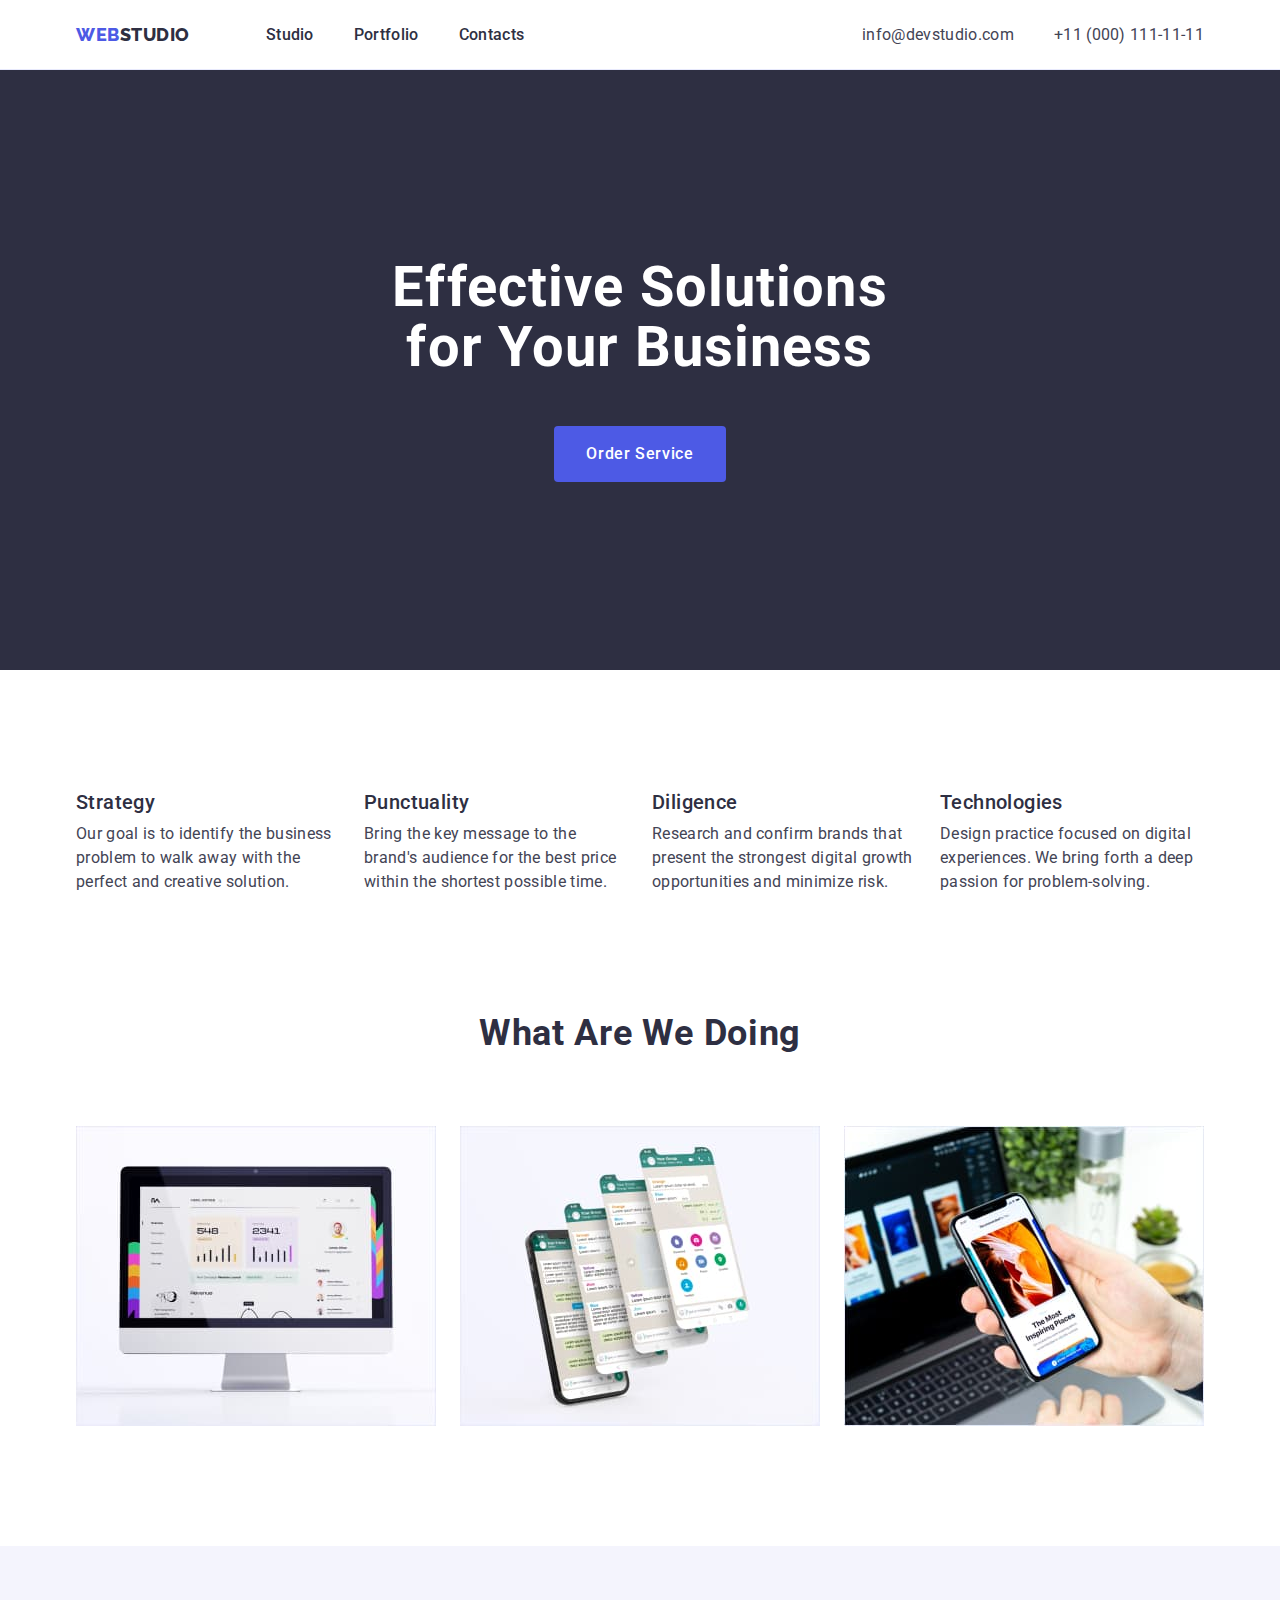
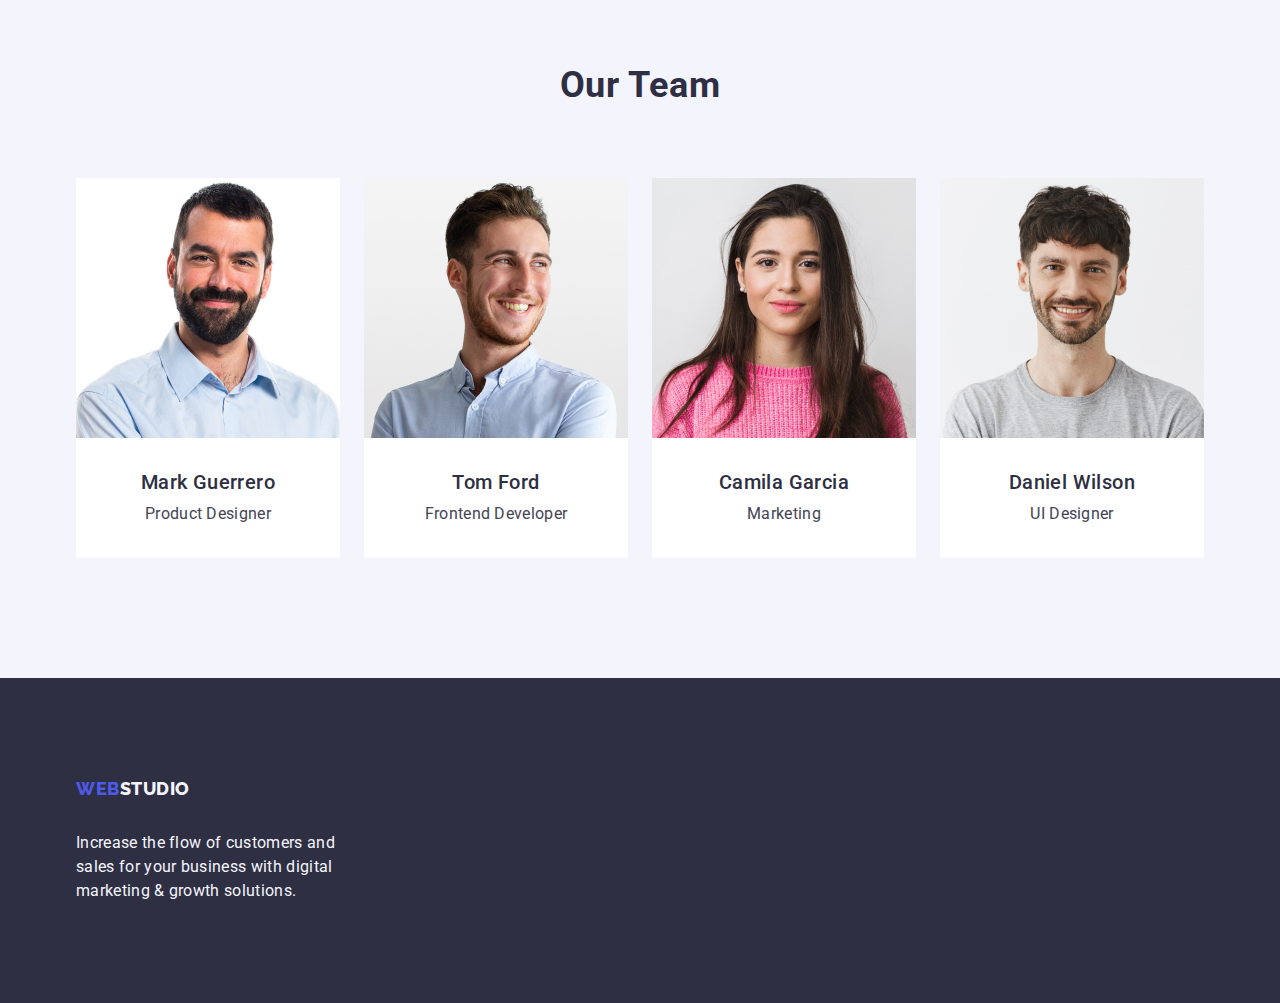
<file: index.html>
<!DOCTYPE html>
<html lang="en">
  <head>
    <meta charset="UTF-8" />
    <meta http-equiv="X-UA-Compatible" content="IE=edge" />
    <meta name="viewport" content="width=device-width, initial-scale=1.0" />
    <title>Solutions for business</title>
    <link rel="preconnect" href="https://fonts.googleapis.com" />
    <link rel="preconnect" href="https://fonts.gstatic.com" crossorigin />
    <link
      href="https://fonts.googleapis.com/css2?family=Raleway:wght@800&family=Roboto:wght@400;500;700;900&display=swap"
      rel="stylesheet"
    />

    <link
      rel="stylesheet"
      href="https://cdn.jsdelivr.net/npm/modern-normalize@2.0.0/modern-normalize.min.css"
    />
    <link rel="stylesheet" href="./css/styles.css" />
  </head>

  <body>
    <header class="page-header">
      <div class="container container-header">
        <nav class="navigation">
          <a class="logo-accent link" href="./index.html" target="_self"
            >Web<span class="logo-up link">Studio</span></a
          >
          <ul class="menu-list">
            <li class="menu-list-item">
              <a class="menu-link link" href="./index.html" target="_blank"
                >Studio</a
              >
            </li>
            <li class="menu-list-item">
              <a class="menu-link link" href="./portfolio.html" target="_blank"
                >Portfolio</a
              >
            </li>
            <li class="menu-list-item">
              <a class="menu-link link" href="" target="_blank">Contacts</a>
            </li>
          </ul>
        </nav>
        <address class="address-list">
          <ul class="address">
            <li class="mail-item">
              <a class="address-link link" href="mailto:info@devstudio.com"
                >info@devstudio.com</a
              >
            </li>
            <li class="tel-item">
              <a class="address-link link" href="tel:+110001111111"
                >+11 (000) 111-11-11</a
              >
            </li>
          </ul>
        </address>
      </div>
    </header>

    <main>
      <!--Hero section-->
      <section class="hero">
        <div class="container container-hero">
          <h1 class="title-hero">Effective Solutions for Your Business</h1>
          <button class="order-button" type="button">Order Service</button>
        </div>
      </section>

      <!--Advantages section-->
      <section class="advantages">
        <div class="container container-advantages">
          <h2 class="second-title visually-hidden">Advantages</h2>
          <ul class="list-advantages list">
            <li class="item-advantages">
              <h3 class="third-title">Strategy</h3>
              <p class="advantages-paragraf">
                Our goal is to identify the business problem to walk away with
                the perfect and creative solution.
              </p>
            </li>
            <li class="item-advantages">
              <h3 class="third-title">Punctuality</h3>
              <p class="advantages-paragraf">
                Bring the key message to the brand's audience for the best price
                within the shortest possible time.
              </p>
            </li>
            <li class="item-advantages">
              <h3 class="third-title">Diligence</h3>
              <p class="advantages-paragraf">
                Research and confirm brands that present the strongest digital
                growth opportunities and minimize risk.
              </p>
            </li>
            <li class="item-advantages">
              <h3 class="third-title">Technologies</h3>
              <p class="advantages-paragraf">
                Design practice focused on digital experiences. We bring forth a
                deep passion for problem-solving.
              </p>
            </li>
          </ul>
        </div>
      </section>

      <!--What Are We Doing section-->
      <section class="we-doing">
        <div class="container container-we-doing">
          <h2 class="title-we-doing">What are we doing</h2>
          <ul class="list-we-doing list">
            <li class="item-we-doing">
              <img
                src="./images/we-can/monitor.jpg"
                width="360"
                height="300"
                alt="Monitor, that shows work of the company"
              />
            </li>
            <li class="item-we-doing">
              <img
                src="./images/we-can/screens.jpg"
                width="360"
                height="300"
                alt="Steps of working process on the screen"
              />
            </li>
            <li class="item-we-doing">
              <img
                src="./images/we-can/screen.jpg"
                width="360"
                height="300"
                alt="The client use the App in his telephone"
              />
            </li>
          </ul>
        </div>
      </section>

      <!--Our Team section-->
      <section class="team">
        <div class="container container-team">
          <h2 class="title-team">Our Team</h2>
          <ul class="list-team list">
            <li class="item-team">
              <img
                src="./images/team/Mark.jpg"
                width="264"
                height="260"
                alt="The man with mustashes and beard"
              />
              <div class="card-team">
                <h3 class="third-title card">Mark Guerrero</h3>
                <p class="team-paragraf advantages-paragraf">
                  Product Designer
                </p>
              </div>
            </li>
            <li class="item-team">
              <img
                src="./images/team/Tom.jpg"
                width="264"
                height="260"
                alt="Young handsome smiling man"
              />
              <div class="card-team">
                <h3 class="third-title card">Tom Ford</h3>
                <p class="team-paragraf advantages-paragraf">
                  Frontend Developer
                </p>
              </div>
            </li>
            <li class="item-team">
              <img
                src="./images/team/Camila.jpg"
                width="264"
                height="260"
                alt="Young woman wearing in pink sweater"
              />
              <div class="card-team">
                <h3 class="third-title card">Camila Garcia</h3>
                <p class="team-paragraf advantages-paragraf">Marketing</p>
              </div>
            </li>
            <li class="item-team">
              <img
                src="./images/team/Daniel.jpg"
                width="264"
                height="260"
                alt="Yong smiling man wearing in grey T-shirt"
              />
              <div class="card-team">
                <h3 class="third-title card">Daniel Wilson</h3>
                <p class="team-paragraf advantages-paragraf">UI Designer</p>
              </div>
            </li>
          </ul>
        </div>
      </section>
    </main>

    <footer class="footer-section">
      <div class="container container-footer">
        <a class="logo-accent down link" href="./index.html" target="_self"
          >Web<span class="logo-down link">Studio</span></a
        >
        <p class="footer-paragraf">
          Increase the flow of customers and sales for your business with
          digital marketing & growth solutions.
        </p>
      </div>
    </footer>
  </body>
</html>
</file>
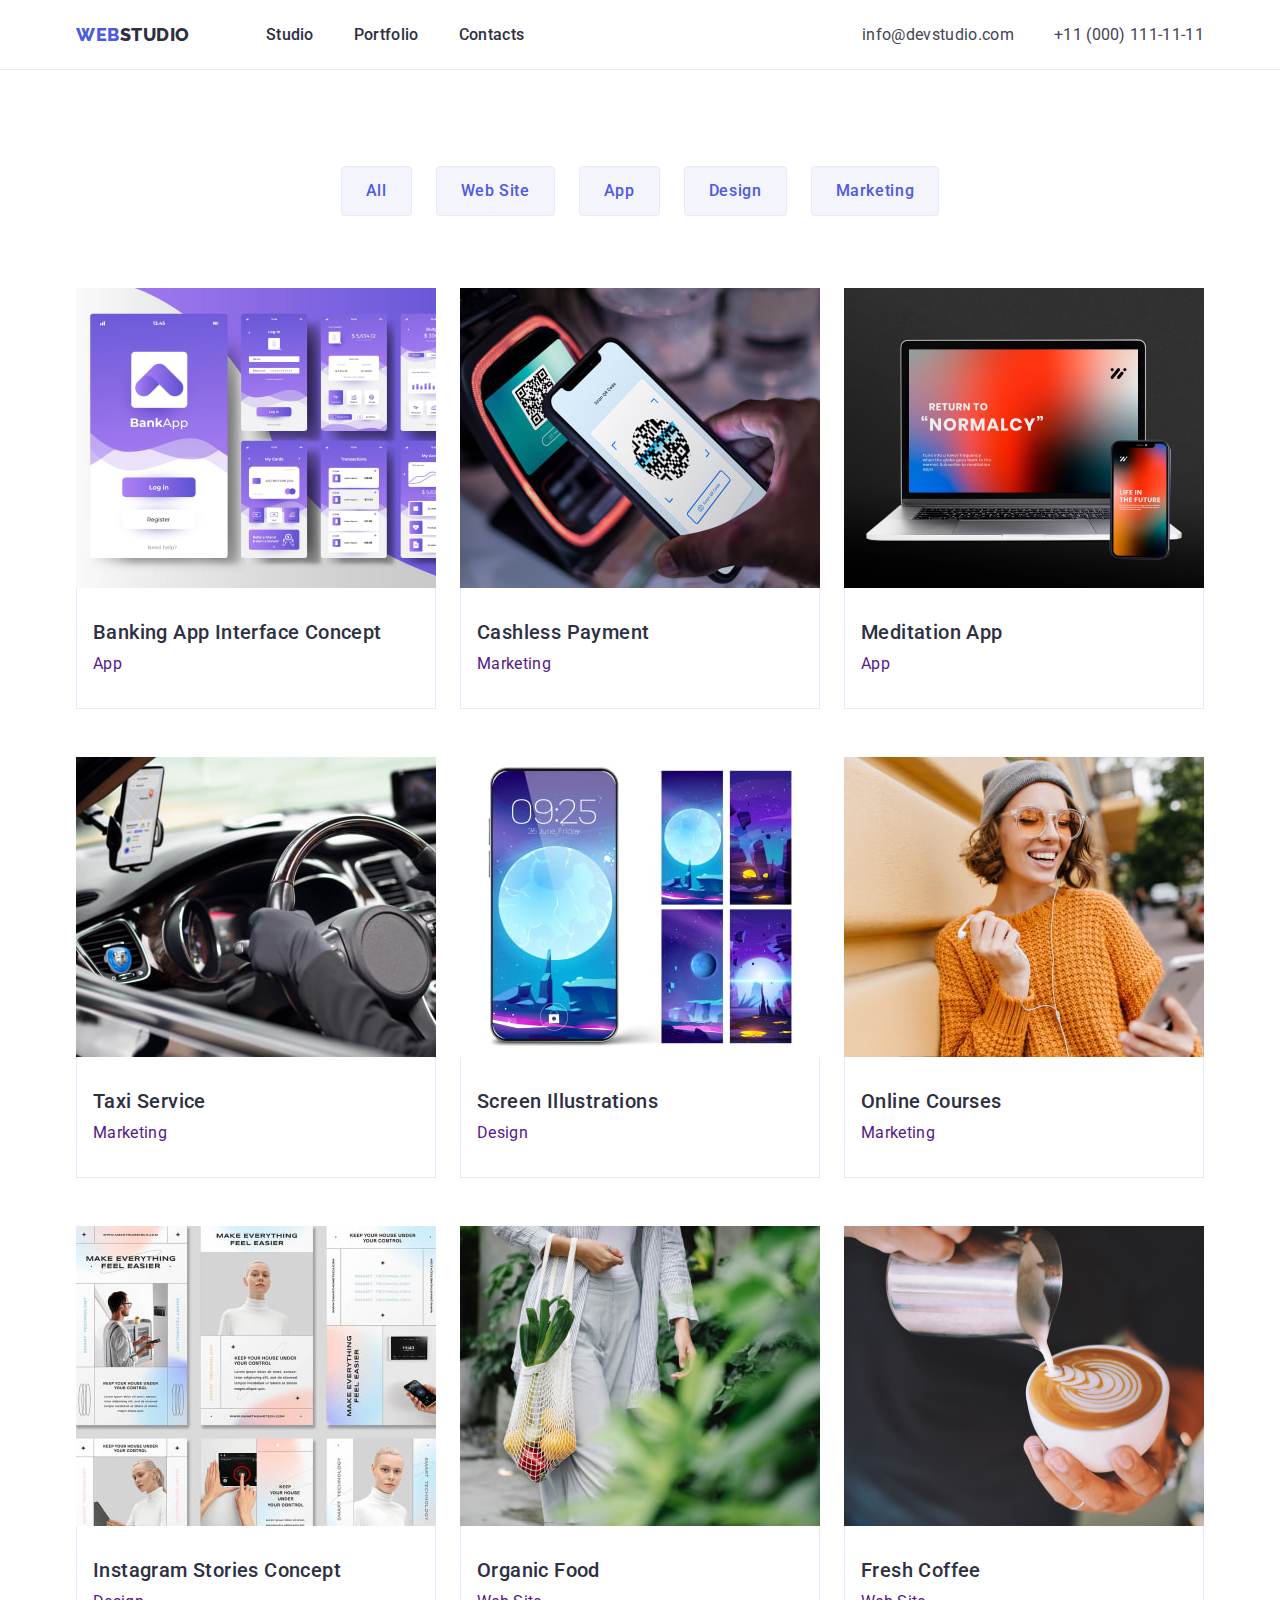
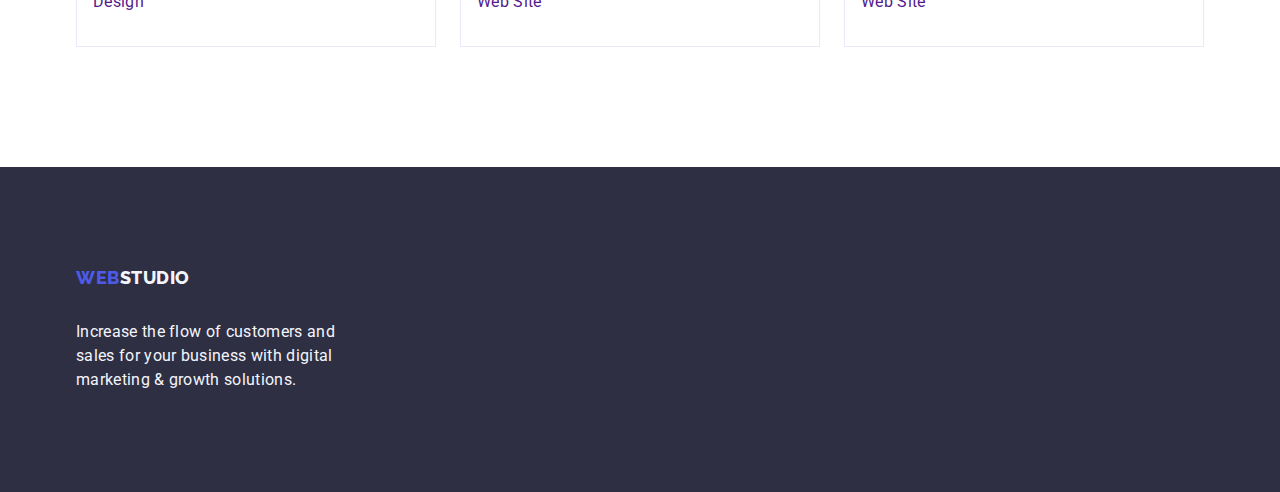
<file: portfolio.html>
<!DOCTYPE html>
<html lang="en">
  <head>
    <meta charset="UTF-8" />
    <meta http-equiv="X-UA-Compatible" content="IE=edge" />
    <meta name="viewport" content="width=device-width, initial-scale=1.0" />
    <title>Solutions for business</title>
    <link rel="preconnect" href="https://fonts.googleapis.com" />
    <link rel="preconnect" href="https://fonts.gstatic.com" crossorigin />
    <link
      href="https://fonts.googleapis.com/css2?family=Raleway:wght@800&family=Roboto:wght@400;500;700;900&display=swap"
      rel="stylesheet"
    />
    <link
      rel="stylesheet"
      href="https://cdn.jsdelivr.net/npm/modern-normalize@2.0.0/modern-normalize.min.css"
    />
    <link rel="stylesheet" href="./css/styles.css" />
  </head>

  <body>
    <header class="page-header">
      <div class="container container-header">
        <nav class="navigation">
          <a class="logo-accent link" href="./index.html" target="_self"
            >Web<span class="logo-up link">Studio</span></a
          >
          <ul class="menu-list">
            <li class="menu-list-item">
              <a class="menu-link link" href="./index.html" target="_blank"
                >Studio</a
              >
            </li>
            <li class="menu-list-item">
              <a class="menu-link link" href="./portfolio.html" target="_blank"
                >Portfolio</a
              >
            </li>
            <li class="menu-list-item">
              <a class="menu-link link" href="" target="_blank">Contacts</a>
            </li>
          </ul>
        </nav>
        <address class="address-list">
          <ul class="address">
            <li class="mail-item">
              <a class="address-link link" href="mailto:info@devstudio.com"
                >info@devstudio.com</a
              >
            </li>
            <li class="tel-item">
              <a class="address-link link" href="tel:+110001111111"
                >+11 (000) 111-11-11</a
              >
            </li>
          </ul>
        </address>
      </div>
    </header>

    <main>
      <!-- Section hidden -->
      <section class="filters">
        <div class="container">
          <h1 class="visually-hidden">Filters</h1>

          <ul class="buttons-list list">
            <li class="button-item">
              <button class="button-filter" type="button">All</button>
            </li>
            <li class="button-item">
              <button class="button-filter" type="button">Web Site</button>
            </li>
            <li class="button-item">
              <button class="button-filter" type="button">App</button>
            </li>
            <li class="button-item">
              <button class="button-filter" type="button">Design</button>
            </li>
            <li class="button-item">
              <button class="button-filter" type="button">Marketing</button>
            </li>
          </ul>

          <ul class="portfolio-list list">
            <li class="img-item">
              <a class="link" href="">
                <img
                  src="./images/portfolio/imgOne.jpg"
                  width="360"
                  height="300"
                  alt="Pages of banking interface in the screen og smartphone"
                />
                <div class="card-portfolio">
                  <h2 class="third-title portfolio-second">
                    Banking App Interface Concept
                  </h2>
                  <p class="portfolio-paragraf">App</p>
                </div>
              </a>
            </li>
            <li class="img-item">
              <a class="link" href="">
                <img
                  src="./images/portfolio/imgTwo.jpg"
                  width="360"
                  height="300"
                  alt="One man does cashless payment with his smartphone"
                />
                <div class="card-portfolio">
                  <h2 class="third-title portfolio-second">Cashless Payment</h2>
                  <p class="portfolio-paragraf">Marketing</p>
                </div>
              </a>
            </li>
            <li class="img-item">
              <a class="link" href="">
                <img
                  src="./images/portfolio/imgThree.jpg"
                  width="360"
                  height="300"
                  alt="Computer monitor and smartphone screen with App for meditation"
                />
                <div class="card-portfolio">
                  <h2 class="third-title portfolio-second">Meditation App</h2>
                  <p class="portfolio-paragraf">App</p>
                </div>
              </a>
            </li>
            <li class="img-item">
              <a class="link" href="">
                <img
                  src="./images/portfolio/imgFour.jpg"
                  width="360"
                  height="300"
                  alt="Driver in the car uses taxi service"
                />
                <div class="card-portfolio">
                  <h2 class="third-title portfolio-second">Taxi Service</h2>
                  <p class="portfolio-paragraf">Marketing</p>
                </div>
              </a>
            </li>
            <li class="img-item">
              <a class="link" href="">
                <img
                  src="./images/portfolio/imgFive.jpg"
                  width="360"
                  height="300"
                  alt="Design for smartphone with screen illustration shows Moon and mountain rocks"
                />
                <div class="card-portfolio">
                  <h2 class="third-title portfolio-second">
                    Screen Illustrations
                  </h2>
                  <p class="portfolio-paragraf">Design</p>
                </div>
              </a>
            </li>
            <li class="img-item">
              <a class="link" href="">
                <img
                  src="./images/portfolio/imgSix.jpg"
                  width="360"
                  height="300"
                  alt="One lady wearing in yellow sweater and grey hat is looking on her smartphone and learning online course"
                />
                <div class="card-portfolio">
                  <h2 class="third-title portfolio-second">Online Courses</h2>
                  <p class="portfolio-paragraf">Marketing</p>
                </div>
              </a>
            </li>
            <li class="img-item">
              <a class="link" href="">
                <img
                  src="./images/portfolio/imgSeven.jpg"
                  width="360"
                  height="300"
                  alt="Six Instagram stories concept pages designed in light colors with man and woman in the pictures"
                />
                <div class="card-portfolio">
                  <h2 class="third-title portfolio-second">
                    Instagram Stories Concept
                  </h2>
                  <p class="portfolio-paragraf">Design</p>
                </div>
              </a>
            </li>
            <li class="img-item">
              <a class="link" href="">
                <img
                  src="./images/portfolio/imgEight.jpg"
                  width="360"
                  height="300"
                  alt="Women keeps a bag with organic fruits and vegetables"
                />
                <div class="card-portfolio">
                  <h2 class="third-title portfolio-second">Organic Food</h2>
                  <p class="portfolio-paragraf">Web Site</p>
                </div>
              </a>
            </li>
            <li class="img-item">
              <a class="link" href="">
                <img
                  src="./images/portfolio/imgNine.jpg"
                  width="360"
                  height="300"
                  alt="A man makes a cappucino"
                />
                <div class="card-portfolio">
                  <h2 class="third-title portfolio-second">Fresh Coffee</h2>
                  <p class="portfolio-paragraf">Web Site</p>
                </div>
              </a>
            </li>
          </ul>
        </div>
      </section>
    </main>

    <footer class="footer-section">
      <div class="container">
        <a class="logo-accent down link" href="./index.html" target="_self"
          >Web<span class="logo-down link">Studio</span></a
        >
        <p class="footer-paragraf">
          Increase the flow of customers and sales for your business with
          digital marketing & growth solutions.
        </p>
      </div>
    </footer>
  </body>
</html>
</file>
<file: css/styles.css>
:root {
    --brand: #4D5AE5;
    --brand-background: #2E2F42;
    --page: #FFFFFF;
    --text: #434455;
    --logo-down: #F4F4FD;
    --border: #E7E9FC;
    --button-filter-hover: #404BBF;   
}

body {
    font-family: 'Roboto', sans-serif;
    font-style: normal;
    font-weight: 400;
    font-size: 16px;
    line-height: 1.5;
    color: var(--text);
    background-color: var(--page);
    letter-spacing: 0.02em;
    text-decoration: none;
}

h1, h2, h3, h4, h5, h6, p {
    margin: 0;
}

ul, ol {
    margin: 0;
    padding: 0;
    list-style-type: none;
}

.page-container {
    flex-direction: column;
}

img {
    display: block;
    max-width: 100%;
}

a {
    font-style: normal;
    text-decoration: none;
}

.container {
    width: 1158px;
    margin-right: auto;
    margin-left: auto;
    padding: 0 15px;
}

.container-header {
    display: flex;
    align-items: center;
}
    
.navigation {
    display: flex;
    align-items: center;
}

.logo-accent {
    font-family: 'Raleway', sans-serif;
    font-style: normal;
    font-weight: 800;
    font-size: 18px;
    line-height: 1.17;
    letter-spacing: 0.03em;
    text-transform: uppercase;
    color: var(--brand);
    padding: 24px 0;
    margin-right: 76px;
}

.logo-up {
    color: var(--brand-background);
    font-family: 'Raleway', sans-serif;
    padding: 24px 0;
}

.menu-list {
    display: flex;
    gap: 40px;
}

.link {
    text-decoration: none;
}

.menu-link:focus, .menu-link:active {
    color: var(--button-filter-hover);
}

.menu-link {
    font-weight: 500;
    font-size: 16px;
    line-height: 1.5;
    letter-spacing: 0.02em;
    color: var(--brand-background);
    padding: 24px 0;
}

.menu-link:hover, .menu-link:active {
    color: var(--button-filter-hover);
}

.menu-list > a {
    font-weight: 500;
    color: var(--brand-background);
}

.address {
    display: flex;
    gap: 40px;
}

.address-list {
    font-style: normal;
    margin-left: auto; 
}

.address.list > a {
    color: var(--text);
}

.address-link {
    letter-spacing: 0.02em;
    color: var(--text);
    padding: 24px 0;
}

.address-link:hover {
    color: var(--button-filter-hover);
}

.address-link:focus {
    color: var(--button-filter-hover);
}

.hero {
    background-color: var(--brand-background);
    padding: 188px 0;
}

.container-hero {    
    align-items: center;
}

.title-hero {
    font-weight: 700;
    font-size: 56px;
    line-height: 1.07;
    text-align: center;
    letter-spacing: 0.02em;
    color: var(--page);
    max-width: 496px;
    margin-left: auto;
    margin-right: auto;
    margin-bottom: 48px;
    
}

.order-button {
    font-family: inherit;
    background-color: var(--brand);
    color: var(--page);
    font-weight: 500;
    letter-spacing: 0.04em;
    line-height: 1.5;
    cursor: pointer;
    display: block;
    margin: auto;
    border-radius: 4px;
    padding: 16px 32px;
    min-width: 169px;
    height: 56px; 
    border: none;
}

.order-button:hover {
    background-color: var(--button-filter-hover);
}

.order-button:focus {
    background-color: var(--button-filter-hover);
}


.visually-hidden {
    position: absolute;
    width: 1px;
    height: 1px;
    margin: -1px;
    border: 0;
    padding: 0;
    white-space: nowrap;
    clip-path: inset(100%);
    clip: rect(0 0 0 0);
    overflow: hidden;
}

.list-advantages {
    display: flex;
    gap: 24px;
}

.advantages {
    margin: 0;
    padding: 120px 0;
}

.third-title {
    font-weight: 500;
    font-size: 20px;
    line-height: 1.2;
    letter-spacing: 0.02em;
    color: var(--brand-background);
    text-transform: capitalize;
    margin-bottom: 8px;
    margin-left: auto;
    margin-right: auto;
}

.advantages-paragraf {
    letter-spacing: 0.02em;
    color: var(--text);
}

.item-advantages {
    width: calc((100% - 72px) / 4);
}

.we-doing {
    padding-bottom: 120px;
}

.list-we-doing {
    display: flex;
    gap: 24px;
}

.item-we-doing {
    width: calc((100% - 48px) / 3);
}

.title-we-doing {
    font-weight: 700;
    font-size: 36px;
    line-height: 1.11;
    text-align: center;
    letter-spacing: 0.02em;
    text-transform: capitalize;
    color: var(--brand-background);
    min-width: 323px;
    margin-left: auto;
    margin-right: auto;
    margin-bottom: 72px;
}

.title-team {
    font-weight: 700;
    font-size: 36px;
    line-height: 1.11;
    text-align: center;
    letter-spacing: 0.02em;
    text-transform: capitalize;
    color: var(--brand-background);
    min-width: 162px;
    margin-left: auto;
    margin-right: auto;
    margin-bottom: 72px;
    text-align: center;
}

.team {
    background-color: var(--logo-down);
    padding: 120px 0;
}

.list-team {
    display: flex;
    gap: 24px;
}

.item-team {
    background: var(--page);
    width: calc((100% - 72px) / 4);
    border-radius: 0px 0px 4px 4px;
}

.third-title.card  {
    text-align: center;
}

.team-paragraf {
    text-align: center;
}

.card-team {
    padding: 32px 16px;
}

.footer-section {
    background-color: var(--brand-background);
    padding: 100px 0;
}

.container-footer {
display: block;
align-items: center;
}

.footer-paragraf {
color:var(--logo-down);
font-family: 'Roboto';
font-style: normal;
font-weight: 400;
font-size: 16px;
line-height: 1.5;
letter-spacing: 0.02em;
max-width: 264px;
}

.logo-down {
    display: inline-block;
    margin-bottom: 16px;
    color: var(--logo-down);
}

.logo-accent.down {
    margin-right: 0;
    display: inline-block;
    margin-bottom: 16px;
    padding: 0;
}

.logo-down .link {
    padding: 0;
    margin-bottom: 16px;
}

.page-header {
    border-bottom: 1px solid var(--border);
}

.hidden {
    margin-bottom: 0;
}

.filters {
    padding-top: 96px;
    padding-bottom: 120px;
}

.buttons-list {
    display: flex;
    gap: 24px;
    margin-bottom: 72px;
    justify-content: center;
}



.button-filter {
    font-weight: 500;
    letter-spacing: 0.04em;
    background-color: var(--logo-down);
    border: 1px solid var(--border);
    color: var(--brand);
    cursor: pointer;
    line-height: 1.5;
    align-items: center;
    display: block;
    margin-left: auto;
    margin-right: auto;
    border-radius: 4px;
    padding: 12px 24px;
    min-width: 69px;
}

.button-filter:hover {
    background-color: var(--button-filter-hover);
    color: var(--page);
    border: 1px solid transparent;
}

.button-filter:focus {
    background-color: var(--button-filter-hover);
    color: var(--page);
    border: 1px solid transparent;
}

.button-filter:active {
    background-color: var(--brand-background);
}

.portfolio-list {
    display: flex;
    flex-wrap: wrap;
    row-gap: 48px;
    column-gap: 24px;
}

.img-item {
    width: calc((100% - 48px) / 3);
}

.card-portfolio {
    padding: 32px 16px;
    border: 1px solid var(--border);
    border-top: none;
    }

.advantages-paragraf .team-paragraf {
    text-align: left;
}

.third-title.portfolio-second {
    text-align: left;
}
</file>
